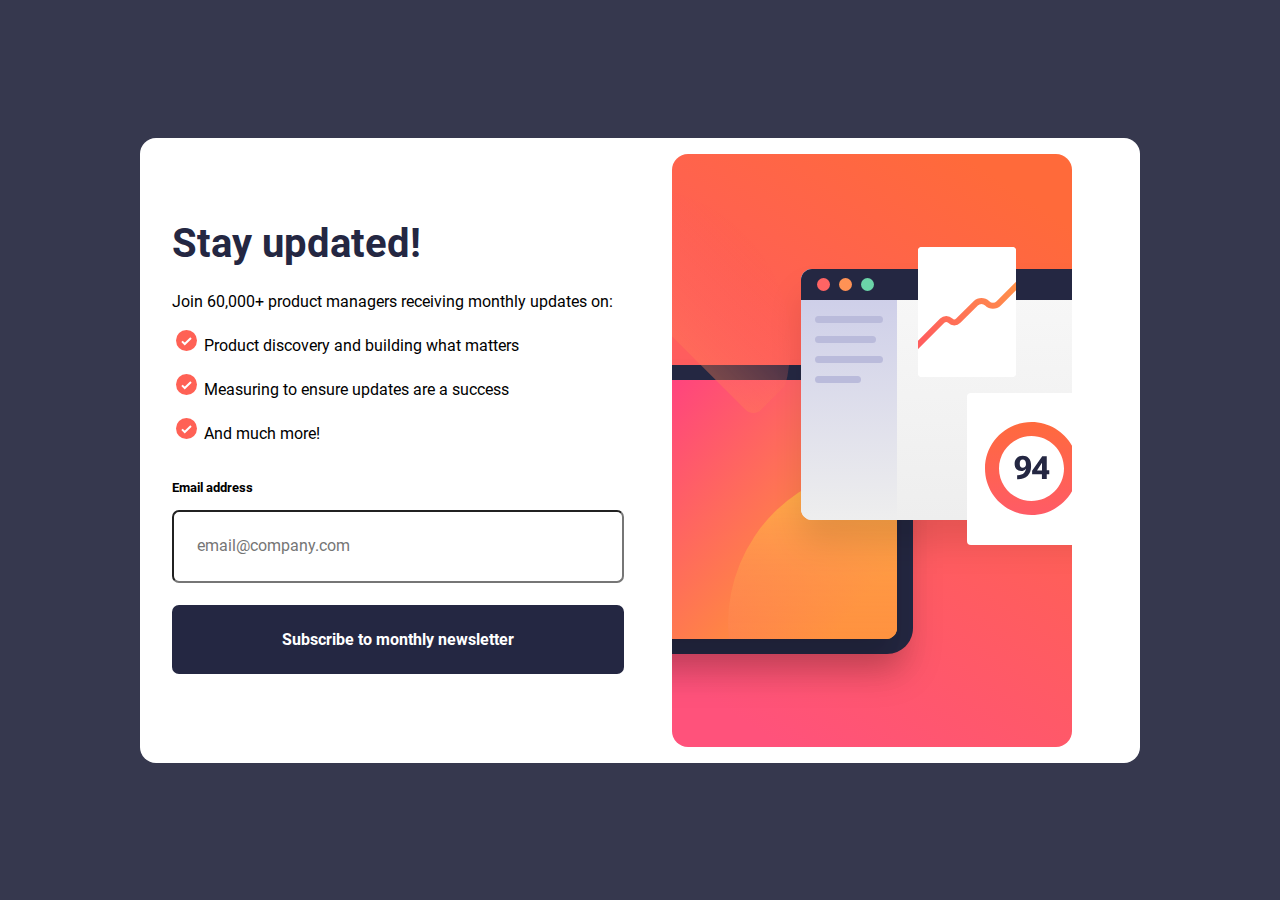
<file: index.html>
<!DOCTYPE html>
<html lang="en">
  <head>
    <meta charset="UTF-8" />
    <meta name="viewport" content="width=device-width, initial-scale=1.0" />
    <!-- displays site properly based on user's device -->

    <link
      rel="icon"
      type="image/png"
      sizes="32x24"
      href="./assets/images/desktop-design-favicon-32x24.png"
    />
    <title>
      Frontend Mentor | Newsletter sign-up form with success message
    </title>
    <link rel="stylesheet" href="./style.css" />
  </head>
  <body>
    <div class="app">
      <!-- img desktop size: 400X593 -->
      <picture class="img-container">
        <source
          media="(min-width: 700px)"
          srcset="./assets/images/illustration-sign-up-desktop.svg"
        />
        <img
          src="./assets/images/illustration-sign-up-mobile.svg"
          alt="newsletter image"
          width="400"
          height="332"
          class="newsletter-img"
          loading="eager"
        />
      </picture>

      <!-- <div class="hero-img"></div> -->
      <div class="newsletter-text">
        <h1 class="newsletter-header">Stay updated!</h1>
        <p class="newsletter-info">
          Join 60,000+ product managers receiving monthly updates on:
        </p>
        <ul class="newsletter-advantages">
          <li>Product discovery and building what matters</li>
          <li>Measuring to ensure updates are a success</li>
          <li>And much more!</li>
        </ul>
        <form class="newsletter-form">
          <label for="email"
            ><h5 class="newsletter-form-label-text">
              <span>Email address</span>
              <span hidden class="invalid-email-required-text"
                >Valid email required</span
              >
            </h5></label
          >
          <input
            type="email"
            name="email"
            id="email"
            class="newsletter-form-email"
            placeholder="email@company.com"
            required
          />
          <button type="submit" class="newsletter-form-submit">
            Subscribe to monthly newsletter
          </button>
        </form>
      </div>
    </div>
    <div class="attribution" hidden>
      Challenge by
      <a href="https://www.frontendmentor.io?ref=challenge" target="_blank"
        >Frontend Mentor</a
      >. Coded by <a href="#">Your Name Here</a>.
    </div>
    <script type="module" src="./app.js"></script>
  </body>
</html>
</file>
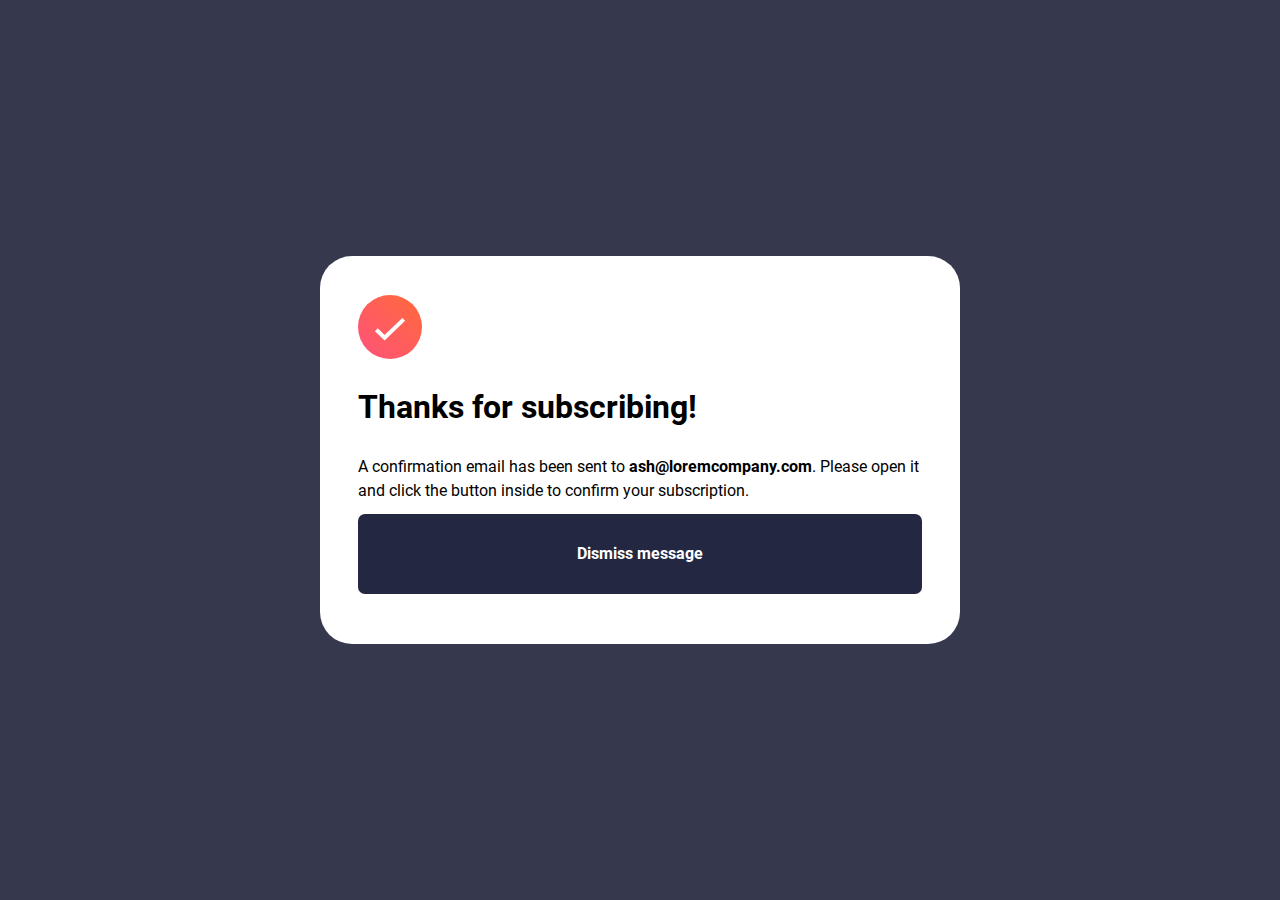
<file: newsletter-sign-up-success-message.html>
<!DOCTYPE html>
<html lang="en">
  <head>
    <meta charset="UTF-8" />
    <meta name="viewport" content="width=device-width, initial-scale=1.0" />
    <title>newsletter sign-up success message</title>
    <link rel="stylesheet" href="./style.css" />
  </head>
  <body>
    <div class="success-message">
      <div>
        <img
          src="./assets/images/icon-success.svg"
          alt="newsletter sign-up success message"
        />
        <h1>Thanks for subscribing!</h1>
        <p>
          A confirmation email has been sent to
          <span class="email-details">ash@loremcompany.com</span>. Please open
          it and click the button inside to confirm your subscription.
        </p>
      </div>

      <button class="btn">Dismiss message</button>
    </div>
    <script src="./success-message.js" type="module"></script>
  </body>
</html>
</file>
<file: style.css>
/* import font */
@font-face {
  font-family: 'Roboto';
  src: local('Roboto Regular'), url('./assets/fonts/Roboto-Regular.ttf');
  font-weight: 400;
}
@font-face {
  font-family: 'Roboto';
  src: local('Roboto Bold'), url('./assets/fonts/Roboto-Bold.ttf');
  font-weight: 700;
}
/* css custom variables  */
/* Mobile: 375px
Desktop: 1440px */
:root {
  /* - Colors - */
  --tomato: hsl(4, 100%, 67%);
  /* Neutral colors */
  --dark-slate-grey: hsl(234, 29%, 20%);
  --charcoal-grey: hsl(235, 18%, 26%);
  --grey: hsl(231, 7%, 60%);
  --white: hsl(0, 0%, 100%);
  /* Typography */
  /* TODO!: import Roboto font, weights: 400, 700 */
  --font: Roboto, sans-serif;
  --primary-color: var(--tomato, tomato);
  --border-radius: 1rem;
}
/* reset css */
*,
*::before,
*::after {
  box-sizing: border-box;
  margin: 0;
  padding: 0;
}
body {
  display: grid;
  place-content: center;
  min-height: 100vh;
  line-height: 1.5;
  font-family: var(--font);
  background-color: var(--charcoal-grey);
}
img {
  display: block;
  max-width: 100%;
  height: auto;
}
a {
  text-decoration: none;
  color: inherit;
}
/* @media */
@media (width < 700px) {
  .app {
    flex-direction: column;
    max-width: 400px;
    min-width: min-content;
  }
  .success-message {
    max-width: 67vw;
    min-width: fit-content;
    height: 90vh;
  }
}
@media (width >= 700px) {
  .app {
    flex-direction: row-reverse;
    padding: 1rem;
    max-width: 1000px;
    border-radius: var(--border-radius);
  }
  .success-message {
    max-width: 50vw;
    padding: 2.4rem !important;
    border-radius: 2rem;
  }
}
/* app */
.app {
  width: 90vw;
  display: flex;
  margin: auto;
  gap: 2rem;
  place-items: center;
  place-content: center;
  background-color: var(--white);
}
.app > * {
  flex: 1;
}
/* controlled by js  */
.newsletter-img.sharp-corners {
  object-fit: none;
}
.hero-img {
  /* it is alternative for picture tag*/
  height: 284px;
  background-image: url(./assets/images/illustration-sign-up-mobile.svg);
  background-repeat: no-repeat;
  background-size: cover;
  background-position: center;
}
.newsletter-text {
  display: flex;
  flex-direction: column;
  justify-content: center;
  gap: 1rem;
  padding-inline: 1rem;
}
.newsletter-header {
  color: var(--dark-slate-grey, black);
  font-size: 2.5rem;
}
.newsletter-info {
}
.newsletter-advantages {
  list-style-image: url(./assets/images/icon-list.svg);
  padding-inline: 2rem;
}
.newsletter-advantages > li {
  padding-block-end: 1rem;
}
.newsletter-form {
  --invalid-email-color: hsl(4, 100%, 67%, 90%);
}
.newsletter-form-label-text {
  display: flex;
  justify-content: space-between;
  flex-wrap: wrap;
}
.invalid-email-required-text {
  color: var(--invalid-email-color, orange);
}
/* controlled by js */
.subscribed-failed,
.newsletter-form-email:not(:placeholder-shown, :focus):invalid {
  color: var(--invalid-email-color, orange);
  border: solid var(--tomato);
  background-color: hsl(4, 100%, 67%, 25%);
}
.newsletter-form-email:invalid,
.invalid-email-backg {
}
.newsletter-form-email:valid {
  border: dashed green;
}
.newsletter-form-email,
.newsletter-form-submit,
.btn {
  width: 100%;
  padding: 5%;
  margin-block: 0.7rem;
  border-radius: 7px;
  font: inherit;
}
.newsletter-form-submit,
.btn {
  border: none;
  background-color: var(--dark-slate-grey, darkblue);
  color: var(--white);
  cursor: pointer;
  font-weight: bold;
}
.newsletter-form-submit:hover,
.newsletter-form-submit:focus,
.btn:hover,
.btn:focus {
  background-image: linear-gradient(90deg, var(--primary-color, tomato), red);
  box-shadow: 0px 0px 20px var(--primary-color, tomato);
}
.newsletter-form-submit:active {
  opacity: 1;
}

/* newsletter sign-up success message page */
.success-message {
  display: flex;
  flex-direction: column;
  justify-content: space-around;
  background-color: var(--white, white);
  padding: 1rem;
}
.success-message div {
  display: flex;
  flex-direction: column;
  gap: 2rem;
}
.success-message img {
  width: fit-content;
}
.success-message h1 {
  line-height: 1;
}
.email-details {
  font-weight: bold;
}
</file>
